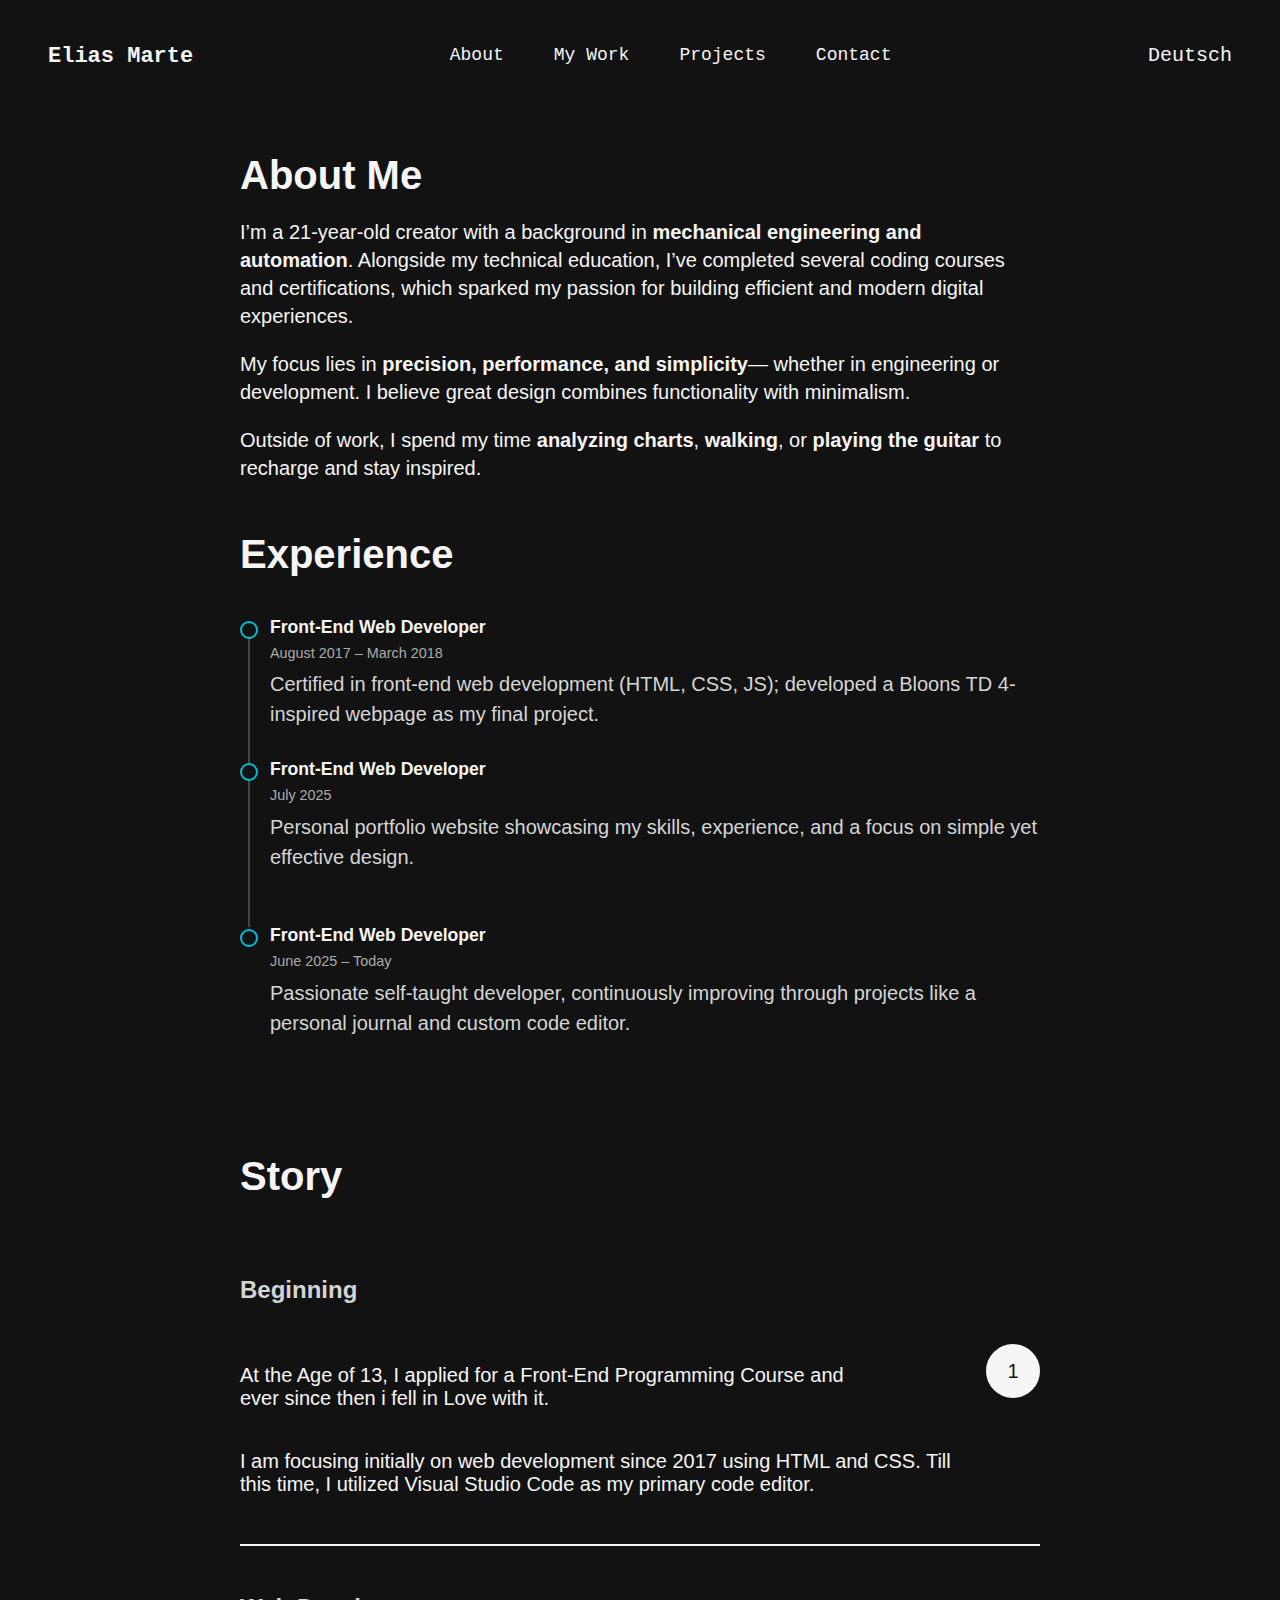
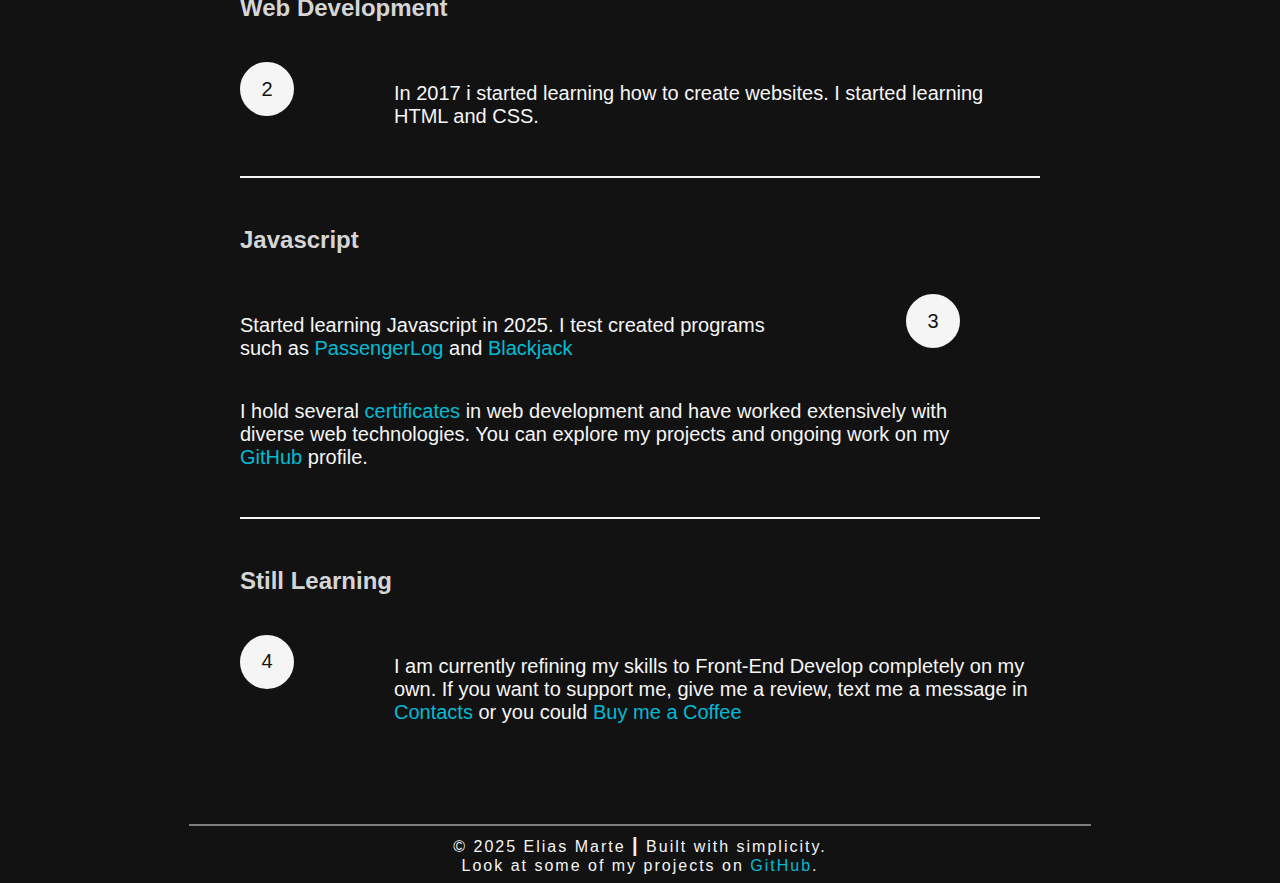
<file: about.html>
<!DOCTYPE html>
<html lang="en">
<head>
    <link rel="icon" href="noirstirve.png" type="image/x-icon">
    <link rel="stylesheet" href="about.css">
    <meta charset="UTF-8">
    <meta name="viewport" content="width=device-width, initial-scale=1.0">
    <title>About Me</title>
</head>
<body>
    <header>
    <h1><a href="index.html">Elias Marte</a></h1>
    <nav>
    <a href="about.html">About</a>
    <a href="myWork.html">My Work</a>
    <a href="projects.html">Projects</a>
    <a href="contacts.html">Contact</a>
    </nav>
    <p><a href="deutschabout.html">Deutsch</a></p>
  </header>

  <body>
    <section class="about">
  <h2>About Me</h2>
  <p>
    I’m a 21-year-old creator with a background in
    <strong>mechanical engineering and automation</strong>. Alongside my
    technical education, I’ve completed several coding courses and
    certifications, which sparked my passion for building efficient and modern
    digital experiences.
  </p>

  <p>
    My focus lies in <strong>precision, performance, and simplicity</strong>—
    whether in engineering or development. I believe great design combines
    functionality with minimalism.
  </p>

  <p>
    Outside of work, I spend my time <strong>analyzing charts</strong>,
    <strong>walking</strong>, or <strong>playing the guitar</strong> to recharge
    and stay inspired.
  </p>
</section>


<section class="experience">
  <h2>Experience</h2>

  <ul class="timeline">
    <li>
      <h3>Front-End Web Developer</h3>
      <p class="date">August 2017 – March 2018</p>
      <p>Certified in front-end web development (HTML, CSS, JS); developed a Bloons TD 4-inspired webpage as my final project.</p>
    </li>

    <li>
      <h3>Front-End Web Developer</h3>
      <p class="date">July 2025</p>
      <p>Personal portfolio website showcasing my skills, experience, and a focus on simple yet effective design.</p>
    </li>
<br>
    <li>
      <h3>Front-End Web Developer</h3>
      <p class="date">June 2025 – Today</p>
      <p>Passionate self-taught developer, continuously improving through projects like a personal journal and custom code editor.
</p>
    </li>
  </ul>
</section>

<div class="storyHR">
<section class="beginning">
  <div class="heading">
    <h1>Story</h1>
    <h2>Beginning</h2>
  </div>
  <div class="content">
    <div class="paraWithNumber">
    <p>At the Age of 13, I applied for a Front-End Programming Course and ever since then i fell in Love with it.
    </p>
<nav>1</nav>
</div>
    <p class="p2">I am focusing initially on web development since 2017 using HTML and CSS. Till this time, I utilized Visual Studio Code as my primary code editor.</p>
    
    </div>
  </section>
<hr>
  <section class="webDevelopment">
    <h2>Web Development</h2>
    <div class="paraWithNumber">
    <p>In 2017 i started learning how to create websites. I started learning HTML and CSS.
    </p>
    <nav>2</nav>
    </div>
</section>
  <hr>
  <section class="Javascript">
    <h2>Javascript</h2>
    <div class="paraWithNumber">
    <p>Started learning Javascript in 2025. I test created programs such as <a href="PassengerLog.html" target="_blank">PassengerLog</a> and <a href="blackjack.html" target="_blank">Blackjack</a>
    </p>
    <nav>3</nav>
    </div>
    <p class="p3">I hold several <a href="certificates.html">certificates</a> in web development and have worked extensively with diverse web technologies. You can explore my projects and ongoing work on my <a href="https://github.com/noirstrive" target="_blank">GitHub</a> profile.</p>
    
</section>
<hr>
  <section class="stillLearning">
    <h2>Still Learning</h2>
    <div class="paraWithNumber">
    <p>I am currently refining my skills to Front-End Develop completely on my own. If you want to support me, give me a review, text me a message in <a href="contacts.html">Contacts</a> or you could <a href="https://buymeacoffee.com/noirstrive" target="_blank" rel="noopener noreferrer">
  Buy me a Coffee
</a>
    </p>
    <nav>4</nav>
    </div>
</section>
</div>
  </body>
  <hr class="footerHR">
    <footer>
    © 2025 Elias Marte <strong>|</strong> Built with simplicity.
    <br>
    Look at some of my projects on <a href="https://github.com/noirstrive" target="_blank">GitHub</a>.
  </footer>
</html>
</file>
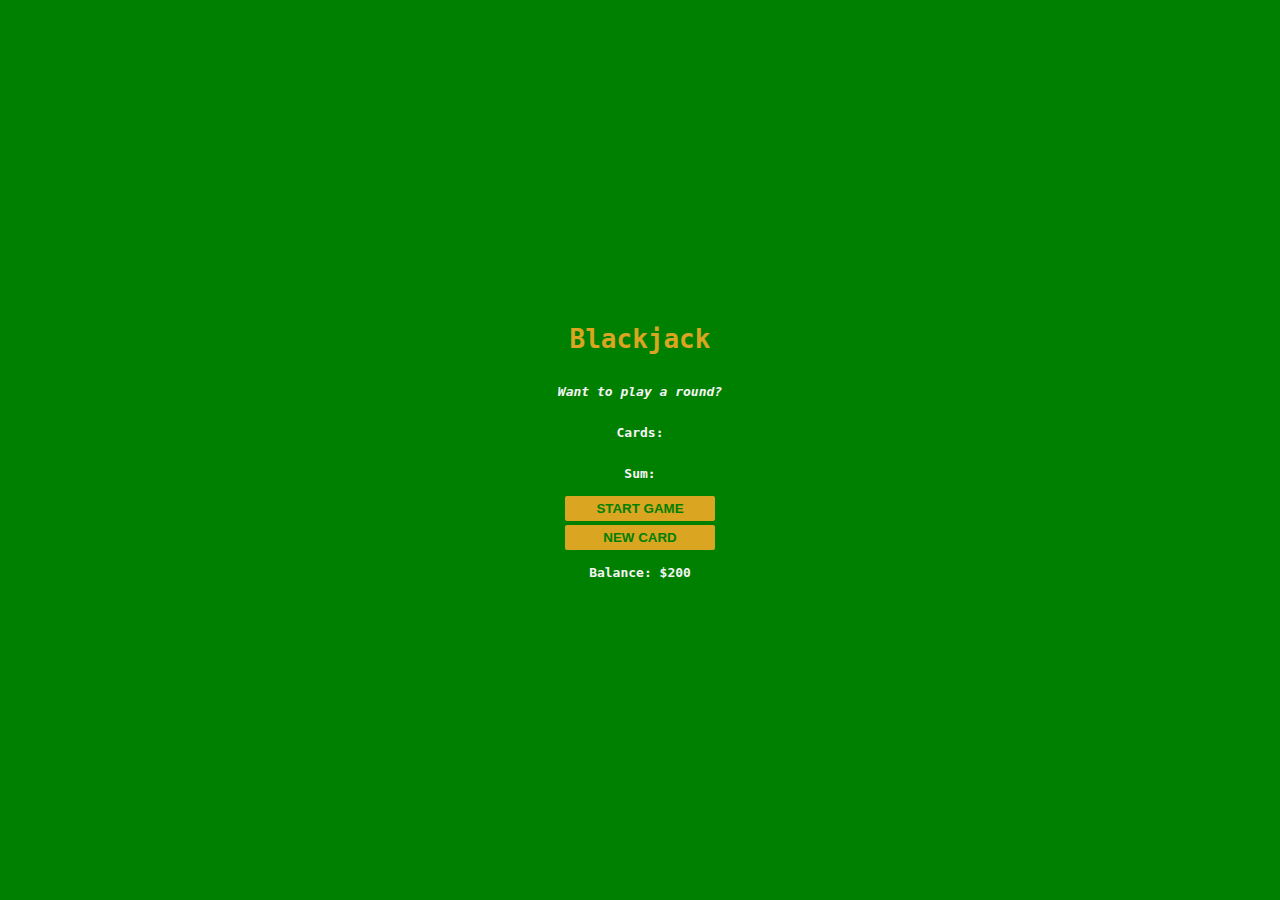
<file: blackjack.html>
<!DOCTYPE html>
<html lang="en">
<head>
    <meta charset="UTF-8">
    <meta name="viewport" content="width=device-width, initial-scale=1.0">
    <title>Document</title>
</head>
<body>
    <style>
   body{
    font-family: monospace;
    background-color: green;
    background-size: cover;
    color: whitesmoke;
    font-weight: bold;

    display: flex;               /* Aktiviert Flexbox */
    flex-direction: column;      /* Elemente untereinander */
    justify-content: center;     /* Vertikal zentrieren */
    align-items: center;         /* Horizontal zentrieren */

    height: 100vh;               /* gesamte Höhe der Seite */
    margin: 0;                   /* Entfernt Standardabstand */
    text-align: center;          /* Text weiterhin zentriert */
}

h1{
    color: goldenrod;
}

#message-el{
    font-style: italic;
}

button{
    color: green;
    width: 150px;
    background: goldenrod;
    padding-top: 5px;
    padding-bottom: 5px;
    font-weight: bold;
    border: none;
    border-radius: 2px;
    margin-bottom: 2px;
    margin-top: 2px;
}

button:hover{
    cursor: pointer;
}
    </style>

    <h1>Blackjack</h1>
    <p id="message-el">Want to play a round?</p>
    <p id="cards-el">Cards:</p>
    <p id="sum-el">Sum:</p>
    <button onclick="startGame()">START GAME</button>
    <button onclick="newCard()">NEW CARD</button>
    <p id="player-el"></p>
    


    <script>
        let cards = []                //array - ordered list of items
let sum = 0
let hasBlackJack = false
let isAlive = false                  //checks if the statement happened and then saves it as true or false
let message = ""                    //Declares a variable called messages that has an emtpy string
let messageEl = document.getElementById("message-el")
//let sumEl = document.getElementById("sum-el")
let sumEl = document.querySelector("#sum-el")       //new way of getting the ID, this is the queryselector which needs the # or . or whatever class it is
let cardsEl = document.querySelector("#cards-el")
let playerEL = document.getElementById("player-el")


let player = {
    name: "Balance",
    chips: 200
}
let playerEl = document.getElementById("player-el")
playerEl.textContent = player.name + ": $" + player.chips



function startGame(){
    
    isAlive = true
    let firstCard = getRandomCard()
    let secondCard = getRandomCard()
    cards = [firstCard, secondCard]
    sum = firstCard + secondCard
    renderGame()
}

function renderGame() {
    cardsEl.textContent = "Cards: "

    for (let i = 0; i < cards.length; i++){
        cardsEl.textContent += cards[i] + " "
    }

    if (sum <= 20) {
    message = "Do you want to draw a new card?"
    } else if (sum === 21){
        message = "Blackjack"
        hasBlackJack = true
    } else {
        message = "You lost."
        isAlive = false
    }
   messageEl.textContent = message
   sumEl.textContent = "Sum: " + sum
}

  
function newCard() {
      if (isAlive === true && hasBlackJack === false){
            let card = getRandomCard()
            sum += card
            cards.push(card)
            renderGame()
    }

}

function getRandomCard(){
    let randomNumber =  Math.floor(Math.random() * 13)  + 1
    if (randomNumber === 1){
        return 11
    }
    else if (randomNumber > 10){
        return 10
    }
    else{
        return randomNumber
    }
}
    </script>
</body>
</html>
</file>
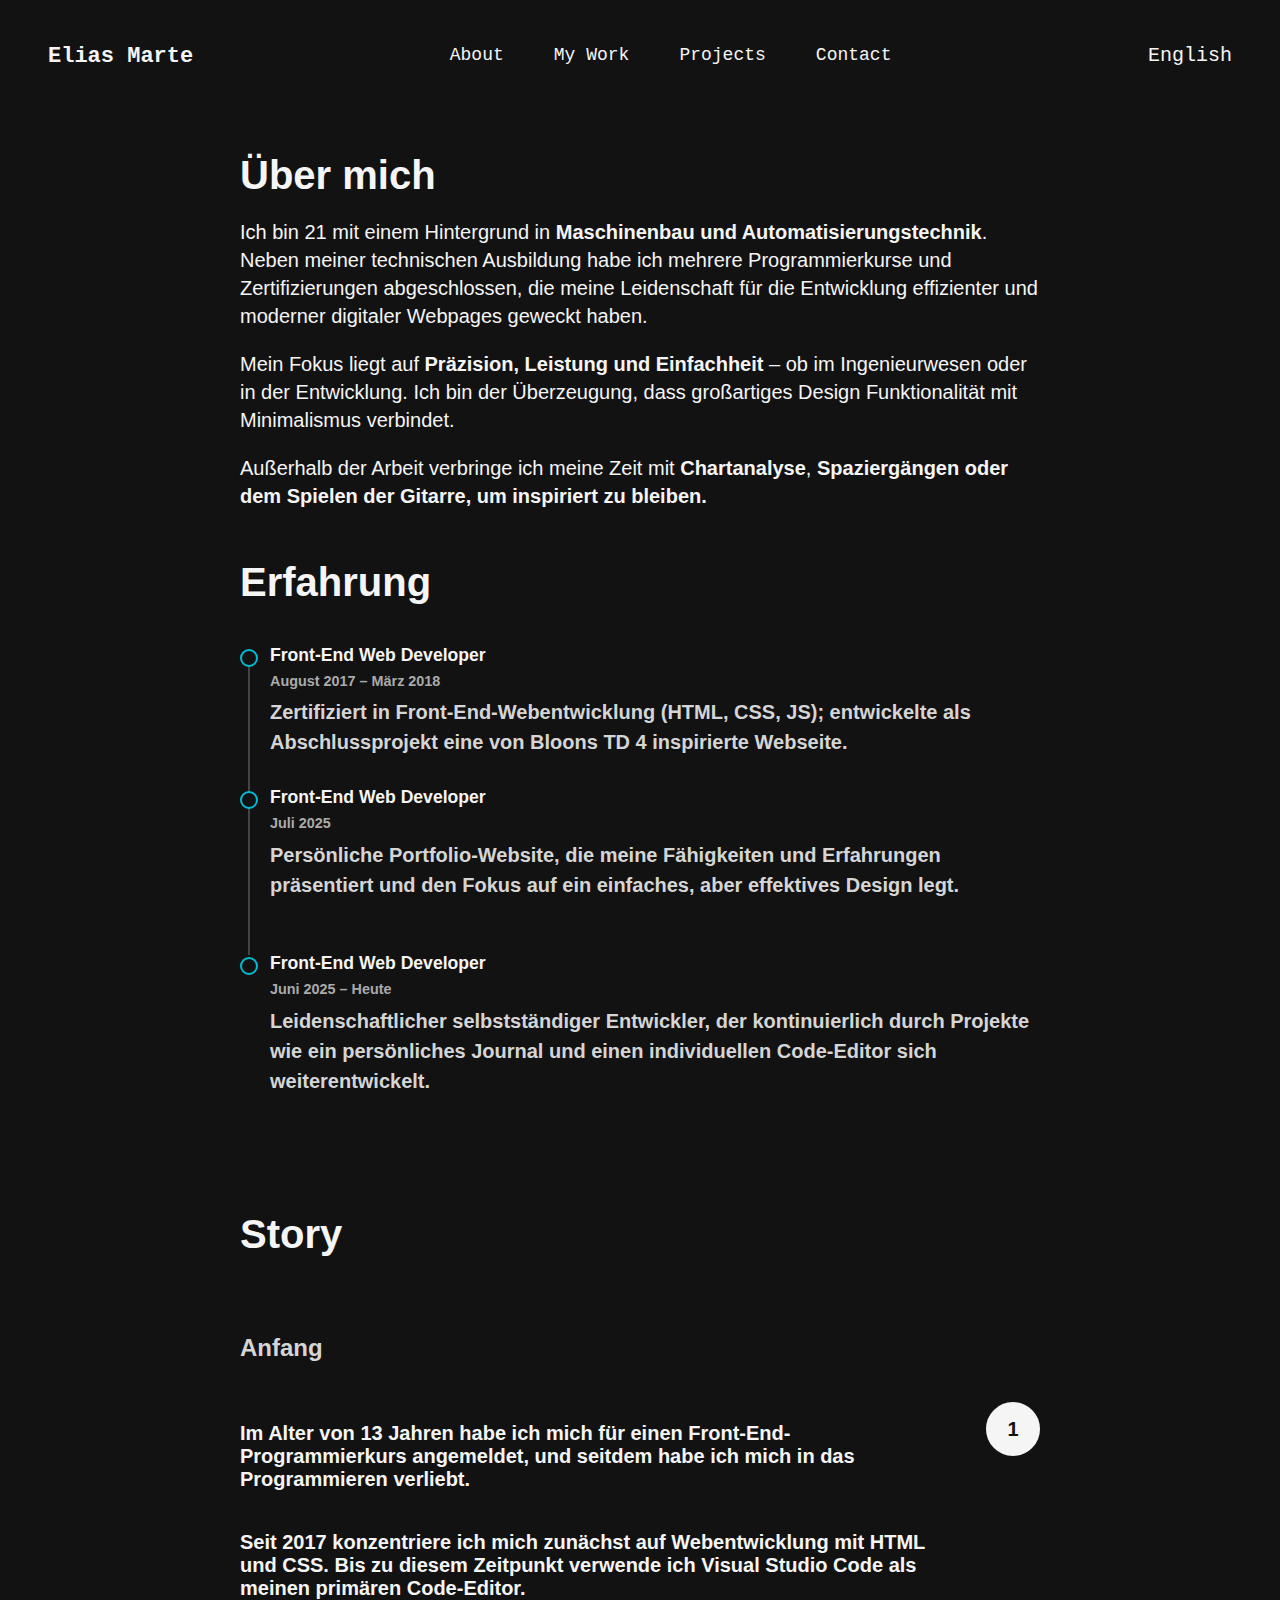
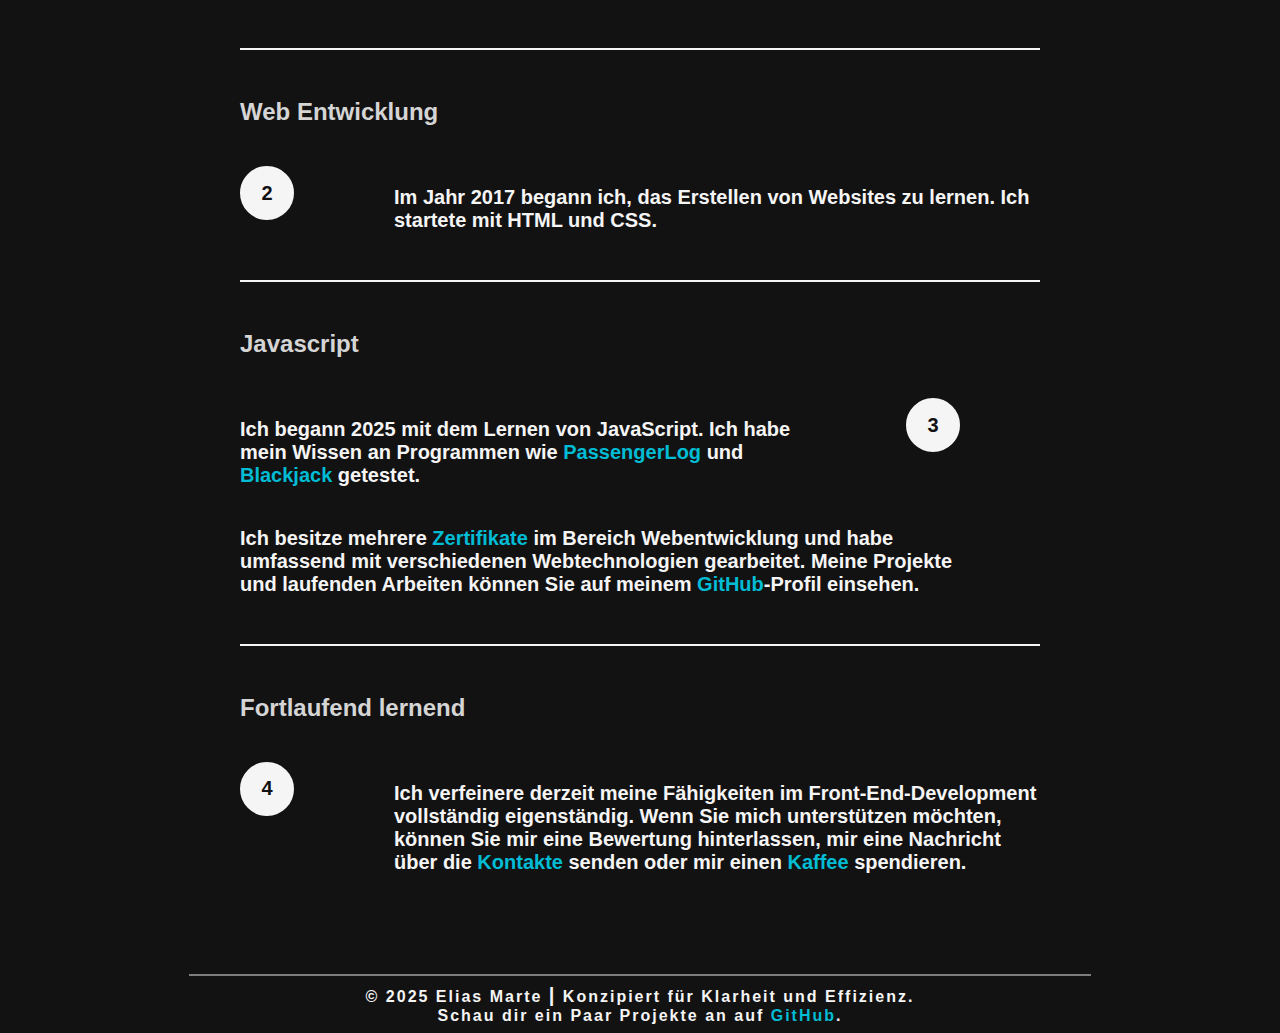
<file: deutschabout.html>
<!DOCTYPE html>
<html lang="en">
<head>
    <link rel="icon" href="noirstirve.png" type="image/x-icon">
    <link rel="stylesheet" href="about.css">
    <meta charset="UTF-8">
    <meta name="viewport" content="width=device-width, initial-scale=1.0">
    <title>Portfolio</title>
</head>
<body>
    <header>
    <h1><a href="germanindex.html">Elias Marte</a></h1>
    <nav>
    <a href="about.html">About</a>
    <a href="germanMyWork.html">My Work</a>
    <a href="germanProjects.html">Projects</a>
    <a href="germancontacts.html">Contact</a>
    </nav>
    <p><a href="about.html">English</a></p>
  </header>

  <body>
    <section class="about">
  <h2>Über mich</h2>
  <p>
    Ich bin 21 mit einem Hintergrund in
    <strong>Maschinenbau und Automatisierungstechnik</strong>. Neben meiner
    technischen Ausbildung habe ich mehrere Programmierkurse und
    Zertifizierungen abgeschlossen, die meine Leidenschaft für die Entwicklung
    effizienter und moderner digitaler Webpages geweckt haben.
  </p>

  <p>
    Mein Fokus liegt auf <strong>Präzision, Leistung und Einfachheit</strong> –
    ob im Ingenieurwesen oder in der Entwicklung. Ich bin der Überzeugung, dass großartiges Design
    Funktionalität mit Minimalismus verbindet.
  </p>

  <p>
   Außerhalb der Arbeit verbringe ich meine Zeit mit <strong>Chartanalyse</strong>,
    <strong>Spaziergängen oder dem Spielen der Gitarre, um inspiriert zu bleiben.
  </p>
</section>


<section class="experience">
  <h2>Erfahrung</h2>

  <ul class="timeline">
    <li>
      <h3>Front-End Web Developer</h3>
      <p class="date">August 2017 – März 2018</p>
      <p>Zertifiziert in Front-End-Webentwicklung (HTML, CSS, JS); entwickelte als Abschlussprojekt eine von Bloons TD 4 inspirierte Webseite.</p>
    </li>

    <li>
      <h3>Front-End Web Developer</h3>
      <p class="date">Juli 2025</p>
      <p>Persönliche Portfolio-Website, die meine Fähigkeiten und Erfahrungen präsentiert und den Fokus auf ein einfaches, aber effektives Design legt.</p>
    </li>
<br>
    <li>
      <h3>Front-End Web Developer</h3>
      <p class="date">Juni 2025 – Heute</p>
      <p>Leidenschaftlicher selbstständiger Entwickler, der kontinuierlich durch Projekte wie ein persönliches Journal und einen individuellen Code-Editor sich weiterentwickelt.
</p>
    </li>
  </ul>
</section>

<div class="storyHR">
<section class="beginning">
  <div class="heading">
    <h1>Story</h1>
    <h2>Anfang</h2>
  </div>
  <div class="content">
    <div class="paraWithNumber">
    <p>Im Alter von 13 Jahren habe ich mich für einen Front-End-Programmierkurs angemeldet, und seitdem habe ich mich in das Programmieren verliebt.
    </p>
<nav>1</nav>
</div>
    <p class="p2">Seit 2017 konzentriere ich mich zunächst auf Webentwicklung mit HTML und CSS. Bis zu diesem Zeitpunkt verwende ich Visual Studio Code als meinen primären Code-Editor.</p>
    
    </div>
  </section>
<hr>
  <section class="webDevelopment">
    <h2>Web Entwicklung</h2>
    <div class="paraWithNumber">
    <p>Im Jahr 2017 begann ich, das Erstellen von Websites zu lernen. Ich startete mit HTML und CSS.
    </p>
    <nav>2</nav>
    </div>
</section>
  <hr>
  <section class="Javascript">
    <h2>Javascript</h2>
    <div class="paraWithNumber">
    <p>
    Ich begann 2025 mit dem Lernen von JavaScript. Ich habe mein Wissen an Programmen wie <a href="PassengerLog.html" download="PassengerLog.html">PassengerLog</a> und <a href="#" download="#">Blackjack</a> getestet.
    </p>
    <nav>3</nav>
    </div>
    <p class="p3">
    Ich besitze mehrere <a href="certificates.html">Zertifikate</a> im Bereich Webentwicklung und habe umfassend mit verschiedenen Webtechnologien gearbeitet. Meine Projekte und laufenden Arbeiten können Sie auf meinem <a href="https://github.com/noirstrive" target="_blank">GitHub</a>-Profil einsehen.
    </p>
    
</section>
<hr>
  <section class="stillLearning">
    <h2>Fortlaufend lernend</h2>
    <div class="paraWithNumber">
    <p>
Ich verfeinere derzeit meine Fähigkeiten im Front-End-Development vollständig eigenständig. Wenn Sie mich unterstützen möchten, können Sie mir eine Bewertung hinterlassen, mir eine Nachricht über die <a href="germancontacts.html">Kontakte</a> senden oder mir einen <a href="https://buymeacoffee.com/noirstrive" target="_blank" rel="noopener noreferrer">
Kaffee</a> spendieren.
    </p>
    <nav>4</nav>
    </div>
</section>
</div>
  </body>
  <hr class="footerHR">
    <footer>
    © 2025 Elias Marte <strong>|</strong> Konzipiert für Klarheit und Effizienz.
    <br>
    Schau dir ein Paar Projekte an auf <a href="https://github.com/noirstrive" target="_blank">GitHub</a>.
  </footer>
</html>
</file>
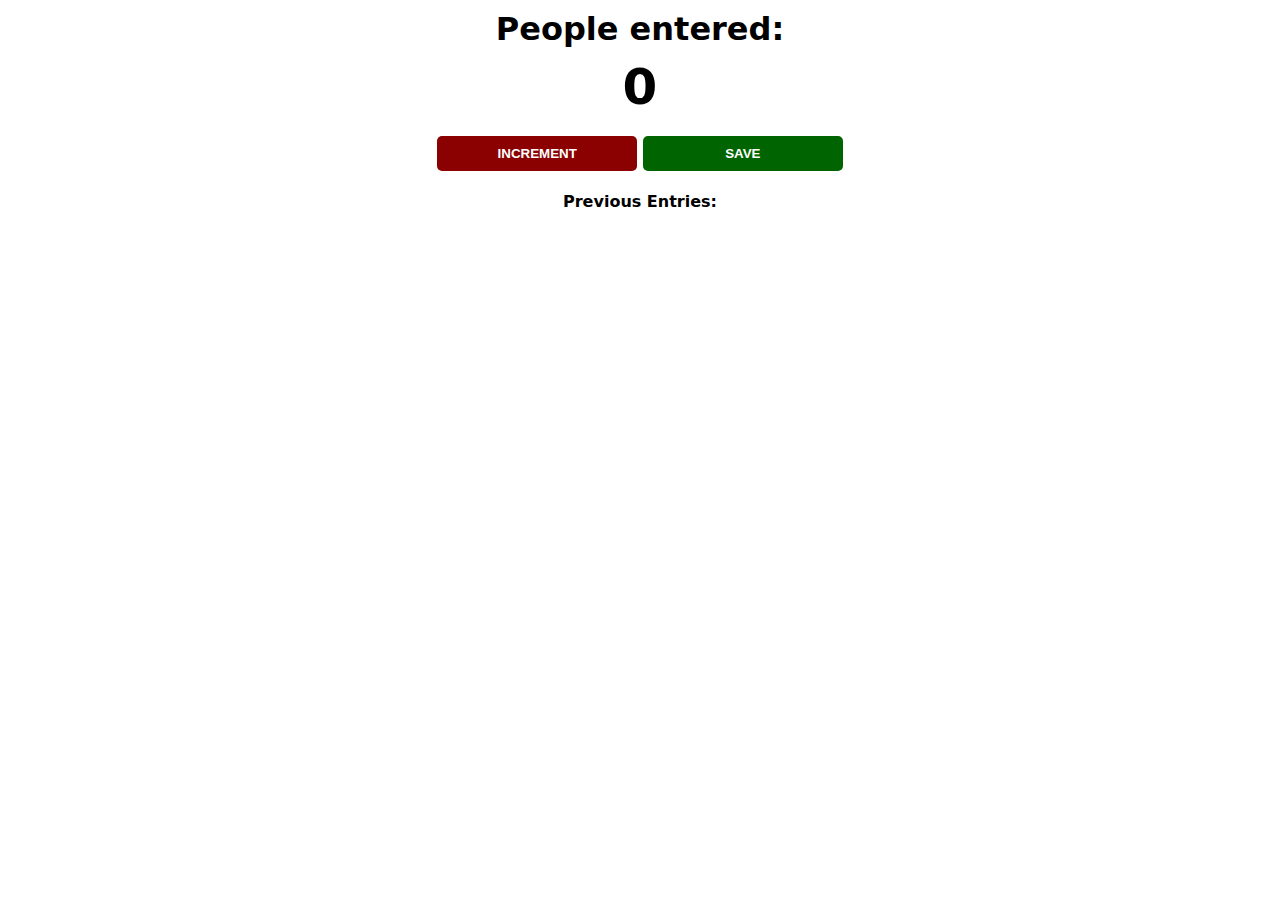
<file: PassengerLog.html>
<!DOCTYPE html>
<html lang="en">
<head>
    <meta charset="UTF-8">
    <meta name="viewport" content="width=device-width, initial-scale=1.0">
    <title>Document</title>
</head>
<body>
    <style>
        body{
    font-family: system-ui, -apple-system, BlinkMacSystemFont, 'Segoe UI', Roboto, Oxygen, Ubuntu, Cantarell, 'Open Sans', 'Helvetica Neue', sans-serif;
    font-weight: bold;
    text-align: center;
}

h1{
    margin-top: 10px;
    margin-bottom: 10px;
}

h2{
    font-size: 50px;
    margin-top: 0;
    margin-bottom: 20px;
}

button{
    border: none;
    padding-top: 10px;
    padding-bottom: 10px;
    color: white;
    font-weight: bold;
    width: 200px;
    margin-bottom: 5px;
    border-radius: 5px;
}

#increment-btn{
    background: darkred;
}

#save-btn{
    background: darkgreen;
}
    </style>
    <h1>People entered:</h1>
    <h2 id="count-el">0</h2>
    <button id="increment-btn" onclick="increment()">INCREMENT</button>
   <button id="save-btn" onclick="save()">SAVE</button>
   <p id="save-el">Previous Entries: </p>
    <script>
let saveEl = document.getElementById("save-el")
let countEl = document.getElementById("count-el")
let count = 0

function increment(){
    count += 1
    countEl.textContent = count
}

function save(){
    let countStr = count + " - "
    saveEl.textContent += countStr
    count = 0                       //Sets back the count to 0 even if it was 5 before for example
    countEl.textContent = count     //changes the count on the webpage
} 

//Things we learnt in this JS APP : 
//script tags, variables, numbers, strings, console.log(), funcitons, The DOM, getElementById(), innerText, textContent
</script>
</body>
</html>
</file>
<file: about.css>
body {
  background: #131212;
  color: whitesmoke;
}

header {
  font-family: monospace;
  display: flex;                  /*  put h1, nav, and p on one line */
  align-items: center;            /*  vertically center them */
  justify-content: space-between; /* left (h1), center (nav), right (p) */
  padding: 15px 40px;
}

header h1 a {
  font-size: 22px;
  margin: 0;
  font-weight: bold;
  text-decoration: none;
  color: whitesmoke;
}

header nav {
  display: flex;
  justify-content: center;
  gap: 50px;  
  flex: 1;                    
}

header nav a {
  text-decoration: none;
  color: whitesmoke;
  font-weight: 300;
  font-size: 18px;
}


header p a{
  margin: 0;
  font-weight: 500;
  font-size: 20px;
  text-decoration: none;
  color: whitesmoke;
}

.about {
  max-width: 800px;          /* keeps the text readable and centered */
  margin: 50px auto;        /* centers the section horizontally */
  padding: 0 20px;           /* adds space on left/right for smaller screens */
  text-align: left;          /* keeps text aligned left */
  color: whitesmoke;
  font-family: sans-serif;
}

.about h2 {
  font-size: 40px;
  font-weight: bold;
  margin-bottom: 20px;
}

.about p {
    font-size: 20px;
  line-height: 1.4;
  margin-bottom: 16px;
}

 .experience {
  max-width: 800px;
  margin: 50px auto;
  padding: 0 20px;
  color: whitesmoke;
  font-family: sans-serif;
}

.experience h2 {
  font-size: 40px;
  font-weight: bold;
  margin-bottom: 40px;
}

.timeline {
  position: relative;
  list-style: none;
  padding-left: 30px;
}

.timeline::before {
  content: "";
  position: absolute;
  left: 8px; /* Adjusted for perfect alignment with dots */
  top: 10px;
  bottom: 0;
  width: 2px;
  height: 300px;
  background-color: #444;
}

.timeline li {
  position: relative;
  margin-bottom: 30px;
}

.timeline li::before {
  content: "";
  position: absolute;
  left: -30px; /* Matches line position */
  top: 4px;
  height: 14px;
  width: 14px;
  background-color: #131212;
  border: 2px solid #00bcd4;
  border-radius: 50%;
  z-index: 1; /* Keeps the dot above the line */
}

.timeline a {
  color: #00bcd4;
  font-weight: 600;
  text-decoration: none;
}

.timeline h3 {
  font-size: 1.1rem;
  margin: 5px 0;
}

.timeline .date {
  font-size: 0.9rem;
  color: #aaa;
  margin-bottom: 5px;
}

.timeline p {
  margin: 0;
  line-height: 1.5;
  font-size: 20px;
  color: rgb(213, 213, 213);
} 

.storyHR {
  max-width: 800px;
  margin: 70px auto;
  padding: 0 20px;
  font-family: sans-serif;
  text-align: left;
}

.storyHR hr{
    border: solid 1px whitesmoke;
}

.storyHR h1{
    padding-top: 0px;
    padding-bottom: 50px;
    font-size: 40px;
}

.storyHR h2{
    padding-bottom: 20px;
    color: rgb(213, 213, 213);
}

.beginning{
   padding-top: 20px;
   padding-bottom: 20px;
}

.beginning p{
    font-size: 20px;
}

.beginning .p2{
    font-size: 20px;
    padding-right: 80px;
}

/* Keep h2 stacked above all paragraphs */
.beginning h2,
.webDevelopment h2,
.Javascript h2,
.stillLearning h2 {
  display: block;
  margin-bottom: 20px;
}

/* Flex for paragraph + number only */
.paraWithNumber {
  display: flex;
  align-items: flex-start;  /* align number with top of paragraph */
  gap: 20px;                /* space between number and paragraph */
}

/* Alternate number sides */
.beginning .paraWithNumber nav,
.Javascript .paraWithNumber nav {
  order: 2;                 /* number on right */
  margin-left: 80px;
}

.webDevelopment .paraWithNumber nav,
.stillLearning .paraWithNumber nav {
  order: -1;                /* number on left */
  margin-right: 80px;
}

.paraWithNumber nav {
  font-size: 20px;                /* adjust number size */
  width: 50px;                     /* equal width */
  height: 50px;                    /* equal height */
  flex-shrink: 0;                  /* prevent shrinking */
  border: 2px solid whitesmoke;    /* border color and thickness */
  border-radius: 50%;              /* makes it a circle */
  
  display: flex;                   /* center the number inside */
  align-items: center;             /* vertical center */
  justify-content: center;         /* horizontal center */
  
  background-color: whitesmoke;       /* optional: same as body for filled effect */
  color: #131212;               /* text color */
}

.webDevelopment{
   padding-top: 20px;
   padding-bottom: 20px;
}


.webDevelopment p{
    font-size: 20px;
}

.Javascript {
   padding-top: 20px;
   padding-bottom: 20px;
   padding-right: 80px;
}

.Javascript p{
    font-size: 20px;
}

.Javascript .p2{
    font-size: 20px;
    padding-right: 80px;
}

.Javascript p a {
    text-decoration: none;
    color: #00bcd4;
}

.stillLearning{
    padding-top: 20px;
    padding-bottom: 10px;
}

.stillLearning p{
    font-size: 20px;
} 

.stillLearning p a{
    text-decoration: none;
    color: #00bcd4;
}

.footerHR{
    border: solid 1px #7e7e7e;
    max-width: 900px;
}

footer{
    text-align: center;
    font-family: sans-serif;
    letter-spacing: 2px;
}

footer strong{
    font-size: 20px;
}

footer a{
    text-decoration: none;
    color: #00bcd4;
}
</file>
